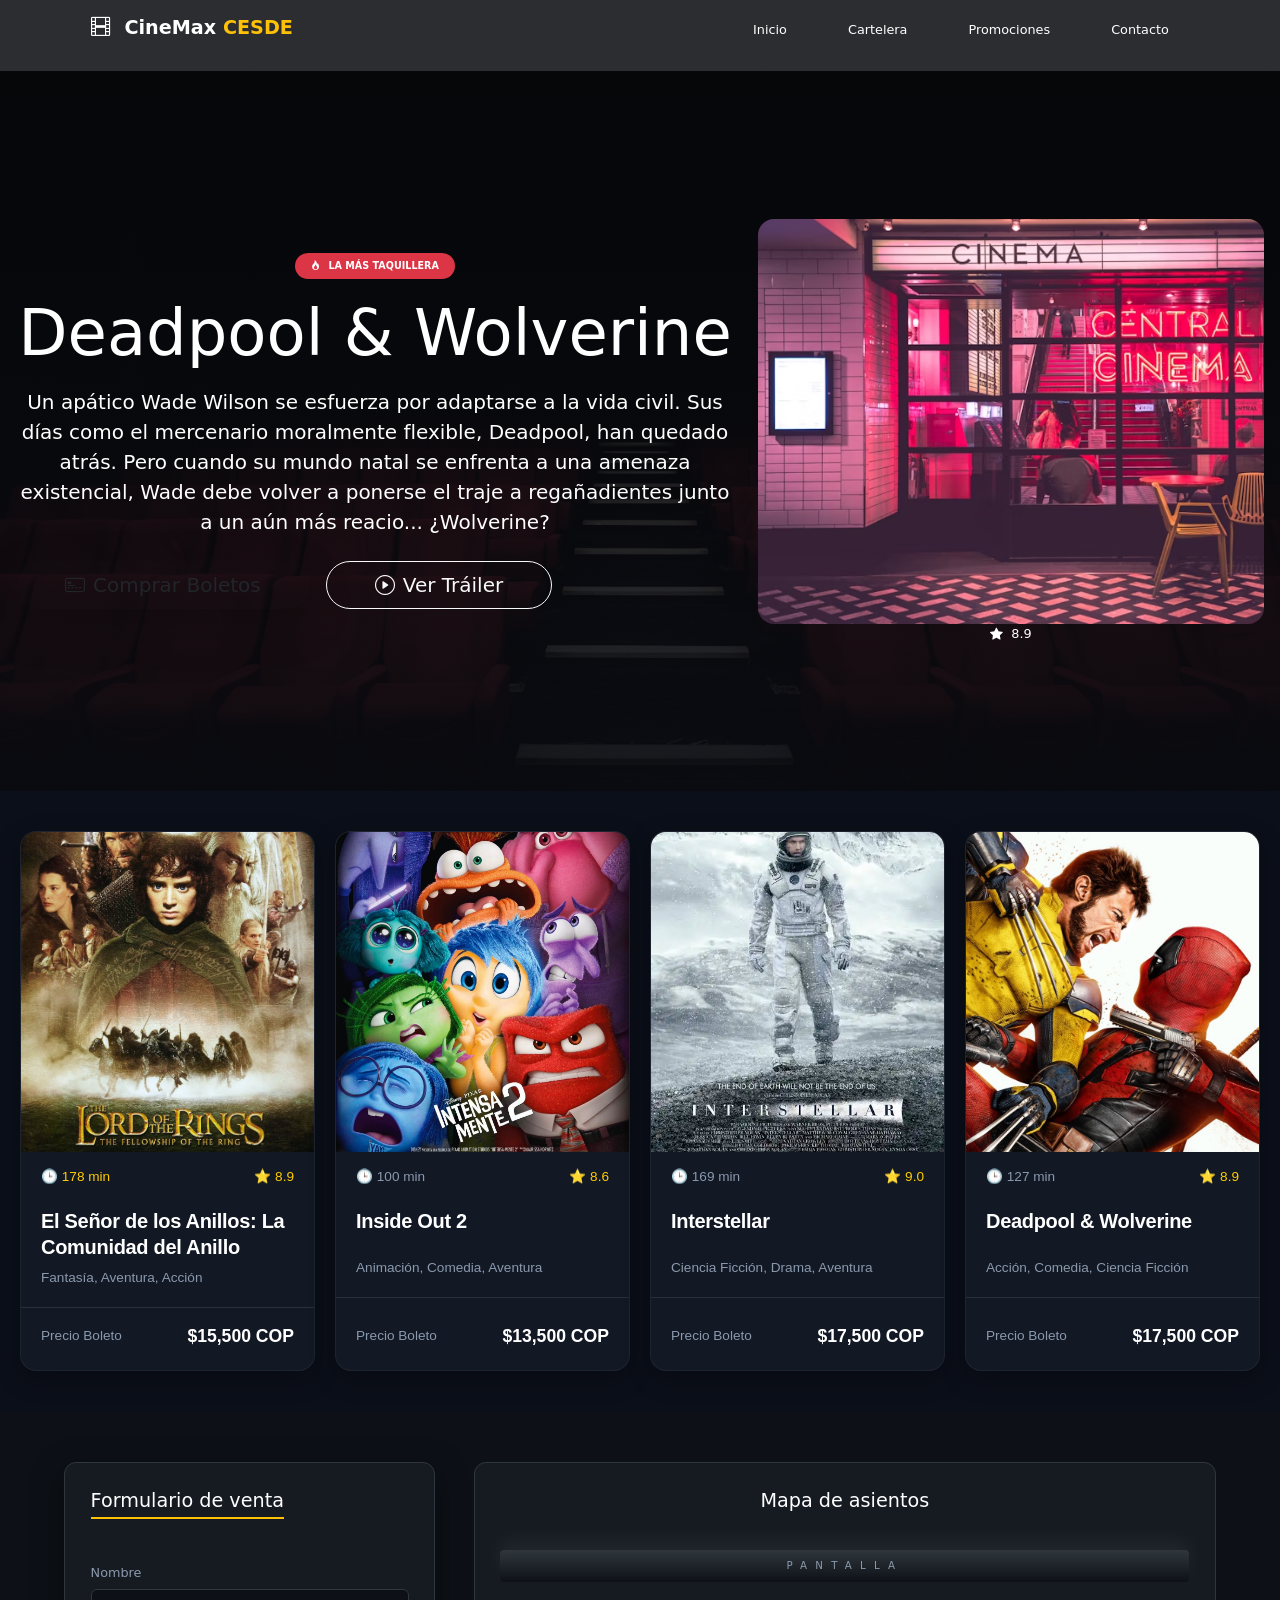
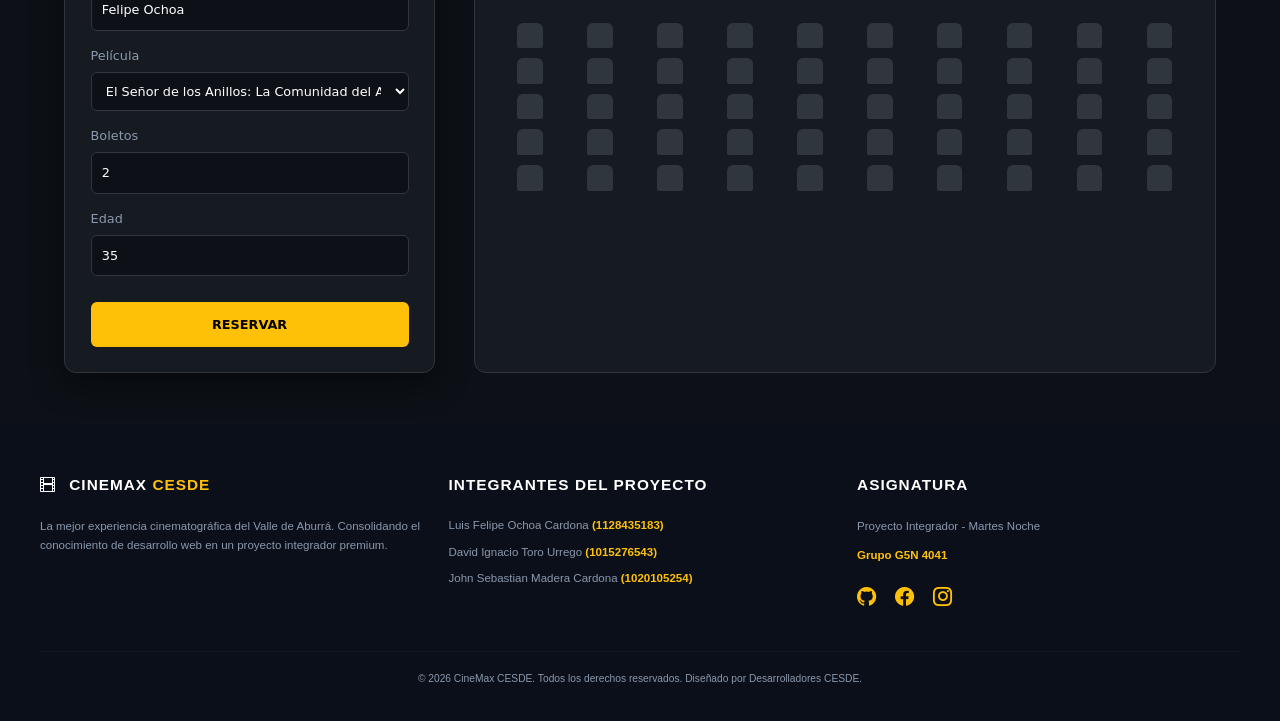
<file: index.html>
<!DOCTYPE html>
<html lang="es">
    <head>
        <meta charset="UTF-8">
        <meta name="viewport" content="width=device-width, initial-scale=1.0">
        <title>CineMax CESDE</title>
        <link href="https://cdn.jsdelivr.net/npm/bootstrap@5.3.2/dist/css/bootstrap.min.css" rel="stylesheet" integrity="sha384-T3c6CoIi6uLrA9TneNEoa7RxnatzjcDSCmG1MXxSR1GAsXEV/Dwwykc2MPK8M2HN" crossorigin="anonymous">
        <link rel="stylesheet" href="https://cdn.jsdelivr.net/npm/bootstrap-icons@1.11.1/font/bootstrap-icons.css">
        <link rel="stylesheet" href="styles.css">
    </head>
    <body>
        <header class="Menu_cabecera">
            <h1>
                <i class="bi bi-film me-2"></i>
                CineMax 
                <span class="texto_oro">
                    CESDE
                </span>
            </h1>
            <nav>
                <ul>
                    <li><a href="#">Inicio</a></li>
                    <li><a href="#">Cartelera</a></li>
                    <li><a href="#">Promociones</a></li>
                    <li><a href="#">Contacto</a></li>
                </ul>
            </nav>
        </header>
        <main>
            <section class="hero position-relative d-flex align-items-center overflow-hidden">
                <article class="row align-items-center py-5">
                    <section class="col-lg-7 mb-4 mb-lg-0">
                        <span class="badge bg-danger px-3 py-2 rounded-pill text-uppercase tracking-wider mb-3">
                            <i class="bi bi-fire me-1"></i> La Más Taquillera
                        </span>
                        <h1 class="display-3 fw-800 text-white leading-tight mb-3">
                            Deadpool &amp; <span class="text-gradient-red-gold">Wolverine</span>
                        </h1>
                        <p class="lead text-gray mb-4 fs-5 max-w-600">
                            Un apático Wade Wilson se esfuerza por adaptarse a la vida civil. Sus días como el mercenario moralmente flexible, Deadpool, han quedado atrás. Pero cuando su mundo natal se enfrenta a una amenaza existencial, Wade debe volver a ponerse el traje a regañadientes junto a un aún más reacio... ¿Wolverine?
                        </p>
                        <section class="d-flex flex-column flex-sm-row justify-content-center justify-content-lg-start gap-3">
                            <a href="#reserva" class="btn btn-premium btn-lg rounded-pill px-5 shadow-lg">
                                <i class="bi bi-credit-card-2-front me-2"></i>Comprar Boletos
                            </a>
                            <button type="button" class="btn btn-outline-light btn-lg rounded-pill px-5" data-bs-toggle="modal" data-bs-target="#trailerModal">
                                <i class="bi bi-play-circle me-2"></i>Ver Tráiler
                            </button>
                        </section>
                    </section>
                    <section class="col-lg-5 d-none d-lg-block">
                        <section class="hero-card-glow">
                            <section class="hero-poster-wrapper">
                                <img src="img/HeroCinema.avif" alt="Deadpool and Wolverine Poster" class="img-fluid rounded-4 shadow-2xl hero-poster">
                                <section class="poster-rating">
                                    <i class="bi bi-star-fill text-gold me-1"></i> 8.9
                                </section>
                            </section>
                        </section>
                    </section>
                </article>
            </section>
            <section class="cartelera">
                <article class="movie-card">
                    <figure>
                        <img src="img/lordrings.jpg" alt="Deadpool & Wolverine">
                    </figure>
                    <section class="meta-info">
                        <span class="duration">🕒 178 min</span>
                        <span class="rating">⭐ 8.9</span>
                    </section>
                    <h3>El Señor de los Anillos: La Comunidad del Anillo</h3>
                    <p>Fantasía, Aventura, Acción</p>
                    <section class="precio-boleto">
                        <span>Precio Boleto</span>
                        <strong>$15,500 COP</strong>
                    </section>
                </article>
                <article class="movie-card">
                    <figure>
                        <img src="img/InsideOut2.jpg" alt="Deadpool & Wolverine">
                    </figure>
                    <section class="meta-info">
                        <span class="duration text-muted">🕒 100 min</span>
                        <span class="rating">⭐ 8.6</span>
                    </section>
                    <h3>Inside Out 2</h3>
                    <p>Animación, Comedia, Aventura</p>
                    <section class="precio-boleto">
                        <span>Precio Boleto</span>
                        <strong>$13,500 COP</strong>
                    </section>
                </article>
                <article class="movie-card">
                    <figure>
                        <img src="img/Interstellar.webp" alt="Deadpool & Wolverine">
                    </figure>
                    <section class="meta-info">
                        <span class="duration text-muted">🕒 169 min</span>
                        <span class="rating">⭐ 9.0</span>
                    </section>
                    <h3>Interstellar</h3>
                    <p>Ciencia Ficción, Drama, Aventura</p>
                    <section class="precio-boleto">
                        <span>Precio Boleto</span>
                        <strong>$17,500 COP</strong>
                    </section>
                </article>
                <article class="movie-card">
                    <figure>
                        <img src="img/DeadpoolWolverine.jpeg" alt="Deadpool & Wolverine">
                    </figure>
                    <section class="meta-info">
                        <span class="duration text-muted">🕒 127 min</span>
                        <span class="rating">⭐ 8.9</span>
                    </section>
                    <h3>Deadpool & Wolverine</h3>
                    <p>Acción, Comedia, Ciencia Ficción</p>
                    <section class="precio-boleto">
                        <span>Precio Boleto</span>
                        <strong>$17,500 COP</strong>
                    </section>
                </article>
            </section>
            <section class="reserva-asientos">
                <article class="form-container">
                    <h2>Formulario de venta</h2>
                    <form>
                        <label for="nombre">Nombre</label>
                        <input type="text" id="nombre" value="Felipe Ochoa">
                        <label for="pelicula">Película</label>
                        <select id="pelicula">
                            <option value="1">El Señor de los Anillos: La Comunidad del Anillo</option>
                            <option value="2">Inside Out 2</option>
                            <option value="3">Interstellar</option>
                            <option value="4">Deadpool & Wolverine</option>
                        </select>
                        <label for="boletos">Boletos</label>
                        <input type="number" id="boletos" value="2">
                        <label for="edad">Edad</label>
                        <input type="number" id="edad" value="35">
                        <button type="button">RESERVAR</button>
                    </form>
                </article>
                <article class="mapa-asientos">
                    <h2>Mapa de asientos</h2>
                    <header class="pantalla">PANTALLA</header>
                    <section class="asientos">
                        <span></span><span></span><span></span><span></span><span></span><span></span><span></span><span></span><span></span><span></span>
                        <span></span><span></span><span></span><span></span><span></span><span></span><span></span><span></span><span></span><span></span>
                        <span></span><span></span><span></span><span></span><span></span><span></span><span></span><span></span><span></span><span></span>
                        <span></span><span></span><span></span><span></span><span></span><span></span><span></span><span></span><span></span><span></span>
                        <span></span><span></span><span></span><span></span><span></span><span></span><span></span><span></span><span></span><span></span>
                    </section>
                </article>
            </section>
        </main>
        <footer class="footer_principal">
            <section class="footer_contenido">
                <article class="footer_columna info_cine">
                    <h2>
                        <i class="bi bi-film me-2"></i>
                        CINEMAX
                        <span class="texto_oro">CESDE</span>
                    </h2>
                    <p>La mejor experiencia cinematográfica del Valle de Aburrá. Consolidando el conocimiento de desarrollo web en un proyecto integrador premium.</p>
                </article>
                <article class="footer_columna integrantes">
                    <h3>INTEGRANTES DEL PROYECTO</h3>
                    <ul>
                        <li>Luis Felipe Ochoa Cardona <span class="texto_id">(1128435183)</span></li>
                        <li>David Ignacio Toro Urrego <span class="texto_id">(1015276543)</span></li>
                        <li>John Sebastian Madera Cardona <span class="texto_id">(1020105254)</span></li>
                    </ul>
                </article>
                <article class="footer_columna asignatura">
                    <h3>ASIGNATURA</h3>
                    <p>Proyecto Integrador - Martes Noche</p>
                    <p class="grupo_oro">Grupo G5N 4041</p>
                    <section class="redes_sociales">
                        <a href="#"><i class="bi bi-github"></i></a>
                        <a href="#"><i class="bi bi-facebook"></i></a>
                        <a href="#"><i class="bi bi-instagram"></i></a>
                    </section>
                </article>
            </section>
            <hr class="footer_separador">
            <section class="footer_copyright">
                <p>&copy; 2026 CineMax CESDE. Todos los derechos reservados. Diseñado por Desarrolladores CESDE.</p>
            </section>
        </footer>
    </body>
</html>
</file>
<file: styles.css>
body {
    margin: 0;
    padding: 0;
    overflow-x: hidden;
    background-color: #f5f5f5;
    font-size: 1vw;
    color: #333333;
    font-family: system-ui, -apple-system, sans-serif;
}

.Menu_cabecera {
    background-color: #0a0b10d9;
    color: #ffffff;
    padding-top: 1.25em;
    padding-bottom: 1.25em;
    padding-left: 2.5em;
    padding-right: 2.5em;
    text-align: center;
}

header h1 {
    font-size: 1.5em;
    display: inline-block;
    width: 30%;
    text-align: left;
    font-weight: 800;
}

.texto_oro {
    color: #ffc107;
}

nav {
    display: inline-block;
    width: 60%;
    text-align: right;
}

nav ul {
    list-style-type: none;
}

nav ul li {
    display: inline-block;
    margin-left: 1.25em;
}

nav ul li a {
    color: #ffffff;
    text-decoration: none;
    padding: 0.8em;
    padding-left: 1.6em;
    padding-right: 1.6em;
    border-radius: 0.5em;
}

nav ul li a:hover {
    text-decoration: underline;
    background: lightgrey;
}

.hero {
    background-color: #333333;
    color: #ffffff;
    text-align: center;
    padding-top: 6.25em;
    padding-bottom: 6.25em;
    padding-left: 1.25em;
    padding-right: 1.25em;
    min-height: 80vh;
    background-image: linear-gradient(rgba(10, 11, 16, 0.6), rgba(10, 11, 16, 0.95)), url(img/FondoCinema.avif);
    background-size: cover;
    background-position: center center;
}

.cartelera {
    background-color: #0b0f19;
    padding: 40px 20px;
    font-family: 'Segoe UI', Tahoma, Geneva, Verdana, sans-serif;
    color: #ffffff;
    display: grid;
    grid-template-columns: repeat(auto-fill, minmax(260px, 1fr));
    gap: 20px;
}

.cartelera h2 {
    font-size: 2rem;
    font-weight: 700;
    margin: 0;
    padding-left: 10px;
}

.movie-card {
    background-color: #121824;
    border-radius: 16px;
    overflow: hidden;
    display: flex;
    flex-direction: column;
    position: relative;
    box-shadow: 0 8px 24px rgba(0, 0, 0, 0.3);
    transition: transform 0.3s ease, box-shadow 0.3s ease;
    border: 1px solid rgba(255, 255, 255, 0.05);
}

.movie-card:hover {
    transform: translateY(-5px);
    box-shadow: 0 12px 30px rgba(0, 0, 0, 0.5);
}

.movie-card figure {
    margin: 0;
    position: relative;
    width: 100%;
    height: 320px;
    background-color: #1a2232;
}

.movie-card figure img {
    width: 100%;
    height: 100%;
    object-fit: cover;
    display: block;
}

.movie-card h3 {
    margin: 0;
    padding: 20px 20px 8px 20px;
    font-size: 1.25rem;
    font-weight: 700;
    letter-spacing: -0.3px;
    color: #ffffff;
    line-height: 1.3;
    min-height: 3.5em;
    display: -webkit-box;
    -webkit-line-clamp: 2;
    line-clamp: 2;
    -webkit-box-orient: vertical;
    overflow: hidden;
}

.movie-card p {
    margin: 0;
    padding: 0 20px;
    font-size: 0.85rem;
    color: #8a99ad;
    line-height: 1.5;
    min-height: 3em;
}

.meta-info {
    display: flex;
    justify-content: space-between;
    align-items: center;
    padding: 15px 20px 0 20px;
    color: #ffcc00;
    font-size: 0.85rem;
}

.meta-info span.duration, .meta-info span.rating {
    display: flex;
    align-items: center;
    gap: 5px;
}

.meta-info span.text-muted {
    color: #8a99ad !important;
}

.movie-card p:last-of-type {
    padding-bottom: 15px;
    border-bottom: 1px solid rgba(255, 255, 255, 0.1);
    margin-bottom: 15px;
}

.precio-boleto {
    display: flex;
    justify-content: space-between;
    align-items: center;
    padding: 0 20px 20px 20px;
    font-size: 0.85rem;
    color: #8a99ad;
    margin-top: auto;
}

.precio-boleto strong {
    color: #ffffff;
    font-size: 1.1rem;
}

.reserva-asientos {
    padding: 4em 5%;
    background-color: #0d1117;
    display: grid;
    grid-template-columns: 1fr 2fr;
    gap: 3em;
    width: 100%;
    color: #ffffff;
}

.form-container {
    background-color: #161b22;
    padding: 2em;
    border-radius: 12px;
    border: 1px solid #30363d;
    box-shadow: 0 10px 30px rgba(0,0,0,0.5);
    height: fit-content;
}

.form-container h2 {
    font-size: 1.5em;
    margin-bottom: 1.5em;
    color: #ffffff;
    border-bottom: 2px solid #ffc107;
    display: inline-block;
    padding-bottom: 0.3em;
}

.form-container label {
    display: block;
    margin-top: 1.2em;
    margin-bottom: 0.5em;
    font-weight: 500;
    color: #8a99ad;
}

.form-container input, .form-container select {
    width: 100%;
    padding: 0.8em;
    background-color: #0d1117;
    border: 1px solid #30363d;
    border-radius: 6px;
    color: #ffffff;
    font-size: 1em;
    transition: border-color 0.3s ease;
}

.form-container input:focus, .form-container select:focus {
    outline: none;
    border-color: #ffc107;
}

.form-container button {
    width: 100%;
    padding: 1em;
    margin-top: 2em;
    background-color: #ffc107;
    color: #000000;
    border: none;
    border-radius: 6px;
    font-weight: 700;
    font-size: 1em;
    cursor: pointer;
    transition: background-color 0.3s ease, transform 0.2s ease;
}

.form-container button:hover {
    background-color: #e6ac00;
    transform: translateY(-2px);
}

.mapa-asientos {
    background-color: #161b22;
    padding: 2em;
    border-radius: 12px;
    border: 1px solid #30363d;
    text-align: center;
}

.mapa-asientos h2 {
    margin-bottom: 2em;
    font-size: 1.5em;
}

.pantalla {
    background: linear-gradient(to bottom, #30363d, #0d1117);
    color: #8a99ad;
    padding: 0.8em;
    margin-bottom: 4em;
    letter-spacing: 0.8em;
    border-radius: 4px;
    box-shadow: 0 -10px 20px rgba(255,255,255,0.05);
    font-size: 0.8em;
}

.asientos {
    display: grid;
    grid-template-columns: repeat(10, 1fr);
    gap: 10px;
    justify-items: center;
}

.asientos span {
    display: block;
    width: 2em;
    height: 2em;
    background-color: #30363d;
    border-radius: 6px 6px 2px 2px;
    cursor: pointer;
    transition: all 0.2s ease;
}

.asientos span:hover {
    background-color: #ffc107;
    transform: scale(1.1);
}

.footer_principal {
    background-color: #0b0f19;
    color: #ffffff;
    padding: 4em 2em 1.5em 2em;
    font-family: 'Segoe UI', Tahoma, Geneva, Verdana, sans-serif;
}

.footer_contenido {
    display: flex;
    justify-content: space-between;
    flex-wrap: wrap;
    gap: 2em;
    max-width: 1200px;
    margin: 0 auto;
}

.footer_columna {
    flex: 1;
    min-width: 250px;
}

.footer_columna h2, .footer_columna h3 {
    font-size: 1.2em;
    font-weight: 800;
    margin-bottom: 1.5em;
    letter-spacing: 1px;
}

.footer_columna p {
    font-size: 0.9em;
    line-height: 1.6;
    color: #8a99ad;
}

.footer_columna ul {
    list-style: none;
    padding: 0;
}

.footer_columna ul li {
    font-size: 0.9em;
    margin-bottom: 0.8em;
    color: #8a99ad;
}

.texto_id {
    color: #ffc107;
    font-weight: 600;
}

.grupo_oro {
    color: #ffc107 !important;
    font-weight: 700;
    margin-top: -0.5em;
}

.redes_sociales {
    display: flex;
    gap: 1.5em;
    margin-top: 1.5em;
}

.redes_sociales a {
    color: #ffc107;
    font-size: 1.5em;
    transition: transform 0.3s ease, color 0.3s ease;
}

.redes_sociales a:hover {
    transform: scale(1.2);
    color: #ffffff;
}

.footer_separador {
    border: 0;
    border-top: 1px solid rgba(255, 255, 255, 0.1);
    margin: 3em auto 1.5em auto;
    max-width: 1200px;
}

.footer_copyright {
    text-align: center;
    font-size: 0.8vw;
    color: #8a99ad;
}

@media screen and (min-width:0px) and (max-width:575px) {
  body {
    font-size: 3.5vw;
  }

  header h1 {
    display: block;
    width: 100%;
    text-align: center;
    margin: 0;
  }

  .Menu_cabecera nav {
    display: none;
  }

  .cartelera {
    display: flex;
    flex-direction: column;
  }

  .reserva-asientos {
    grid-template-columns: 1fr;
    gap: 3em;
    padding: 3em 1.5em;
  }

  .asientos {
    gap: 8px;
  }

  .asientos span {
    width: 1.8em;
    height: 1.8em;
  }
  
  .form-container, .mapa-asientos {
    padding: 1.5em;
  }

  .pantalla {
    letter-spacing: 0.4em;
    font-size: 0.7em;
  }

  .footer_principal {
    padding: 3em 1.5em;
  }

  .footer_contenido {
    flex-direction: column;
    text-align: center;
    gap: 2.5em;
  }

  .redes_sociales {
    justify-content: center;
  }

  .footer_copyright {
    font-size: 3.5vw;
    padding: 0 1em;
  }

  .footer_columna h3 {
    margin-bottom: 1em;
  }
}
</file>
